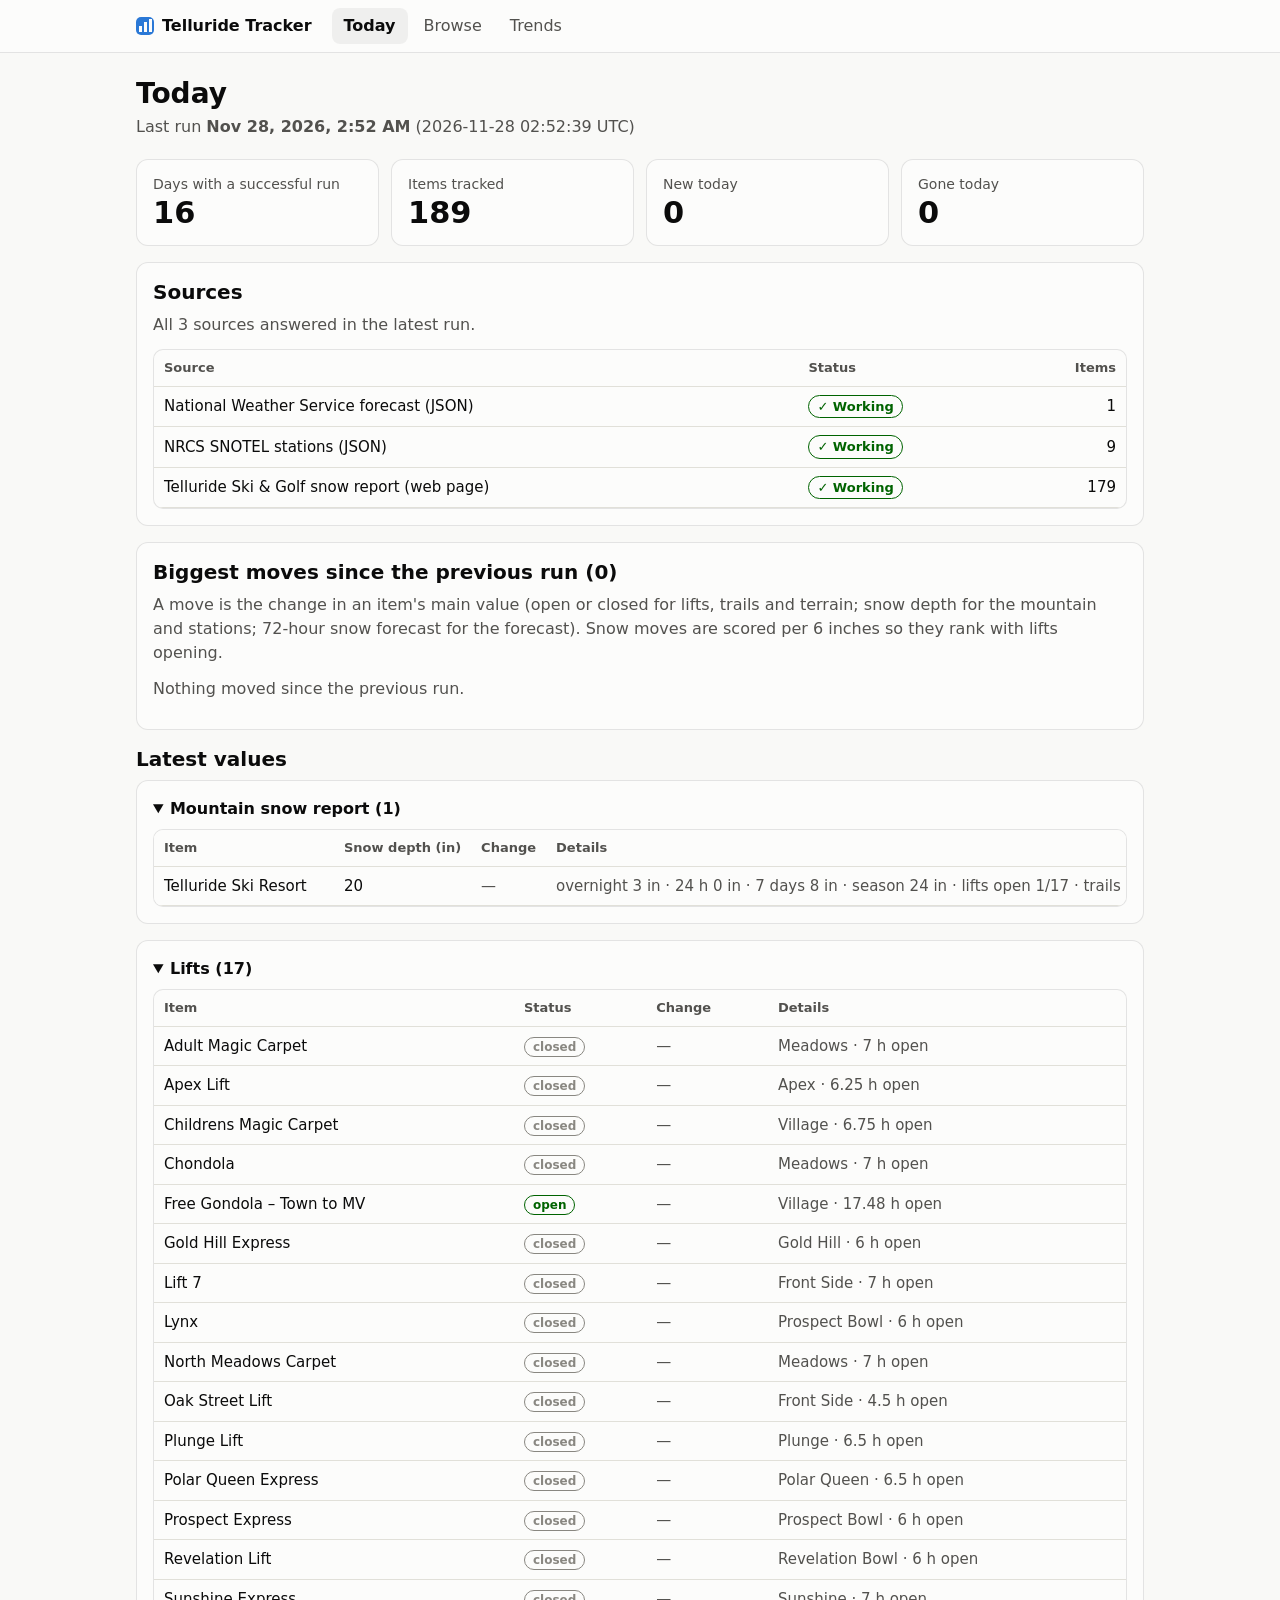
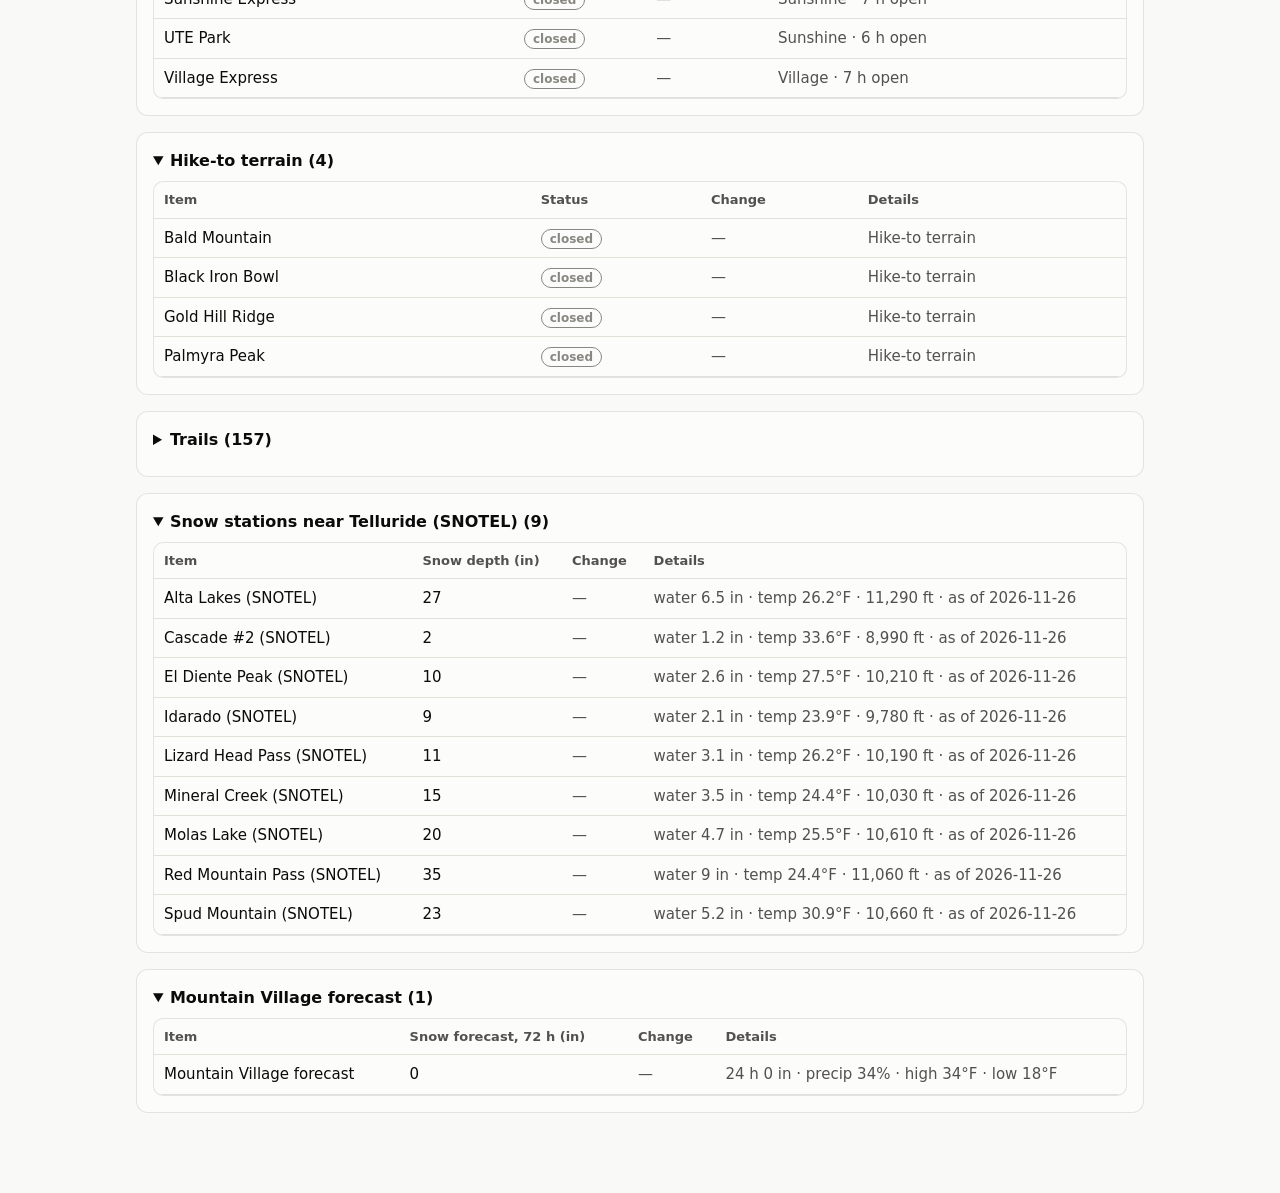
<file: index.html>
<!doctype html>
<html lang="en">
<head>
  <meta charset="utf-8">
  <meta name="viewport" content="width=device-width, initial-scale=1">
  <title>Telluride Tracker: Today</title>
  <meta name="description" content="Daily lift, trail and snowfall conditions for Telluride and Mountain Village, Colorado.">
  <meta name="theme-color" content="#2a78d6">
  <link rel="manifest" href="manifest.webmanifest">
  <link rel="icon" href="icons/icon-192.png">
  <link rel="apple-touch-icon" href="icons/icon-192.png">
  <link rel="stylesheet" href="assets/style.css">
</head>
<body>
  <main id="app"><p class="muted">Loading the latest run…</p></main>
  <script src="assets/calc.js"></script>
  <script src="assets/common.js"></script>
  <script src="assets/today.js"></script>
</body>
</html>
</file>
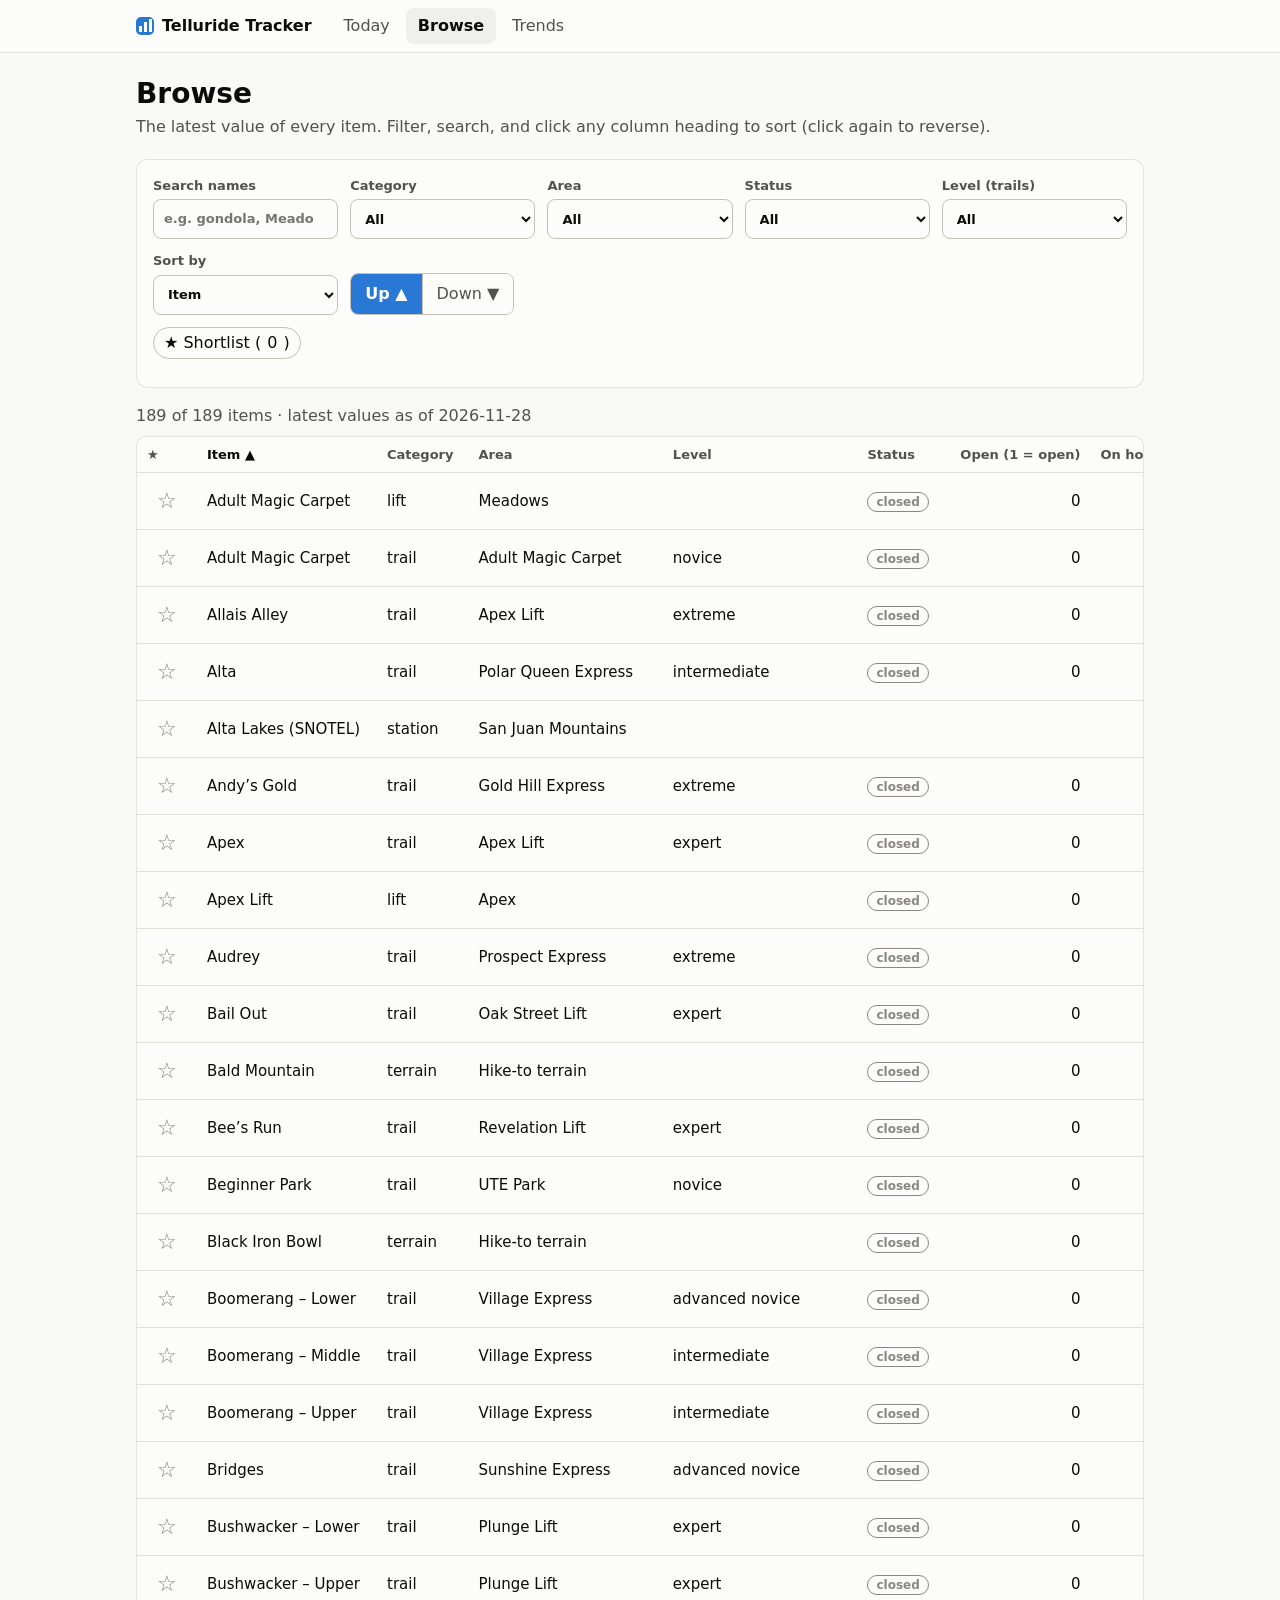
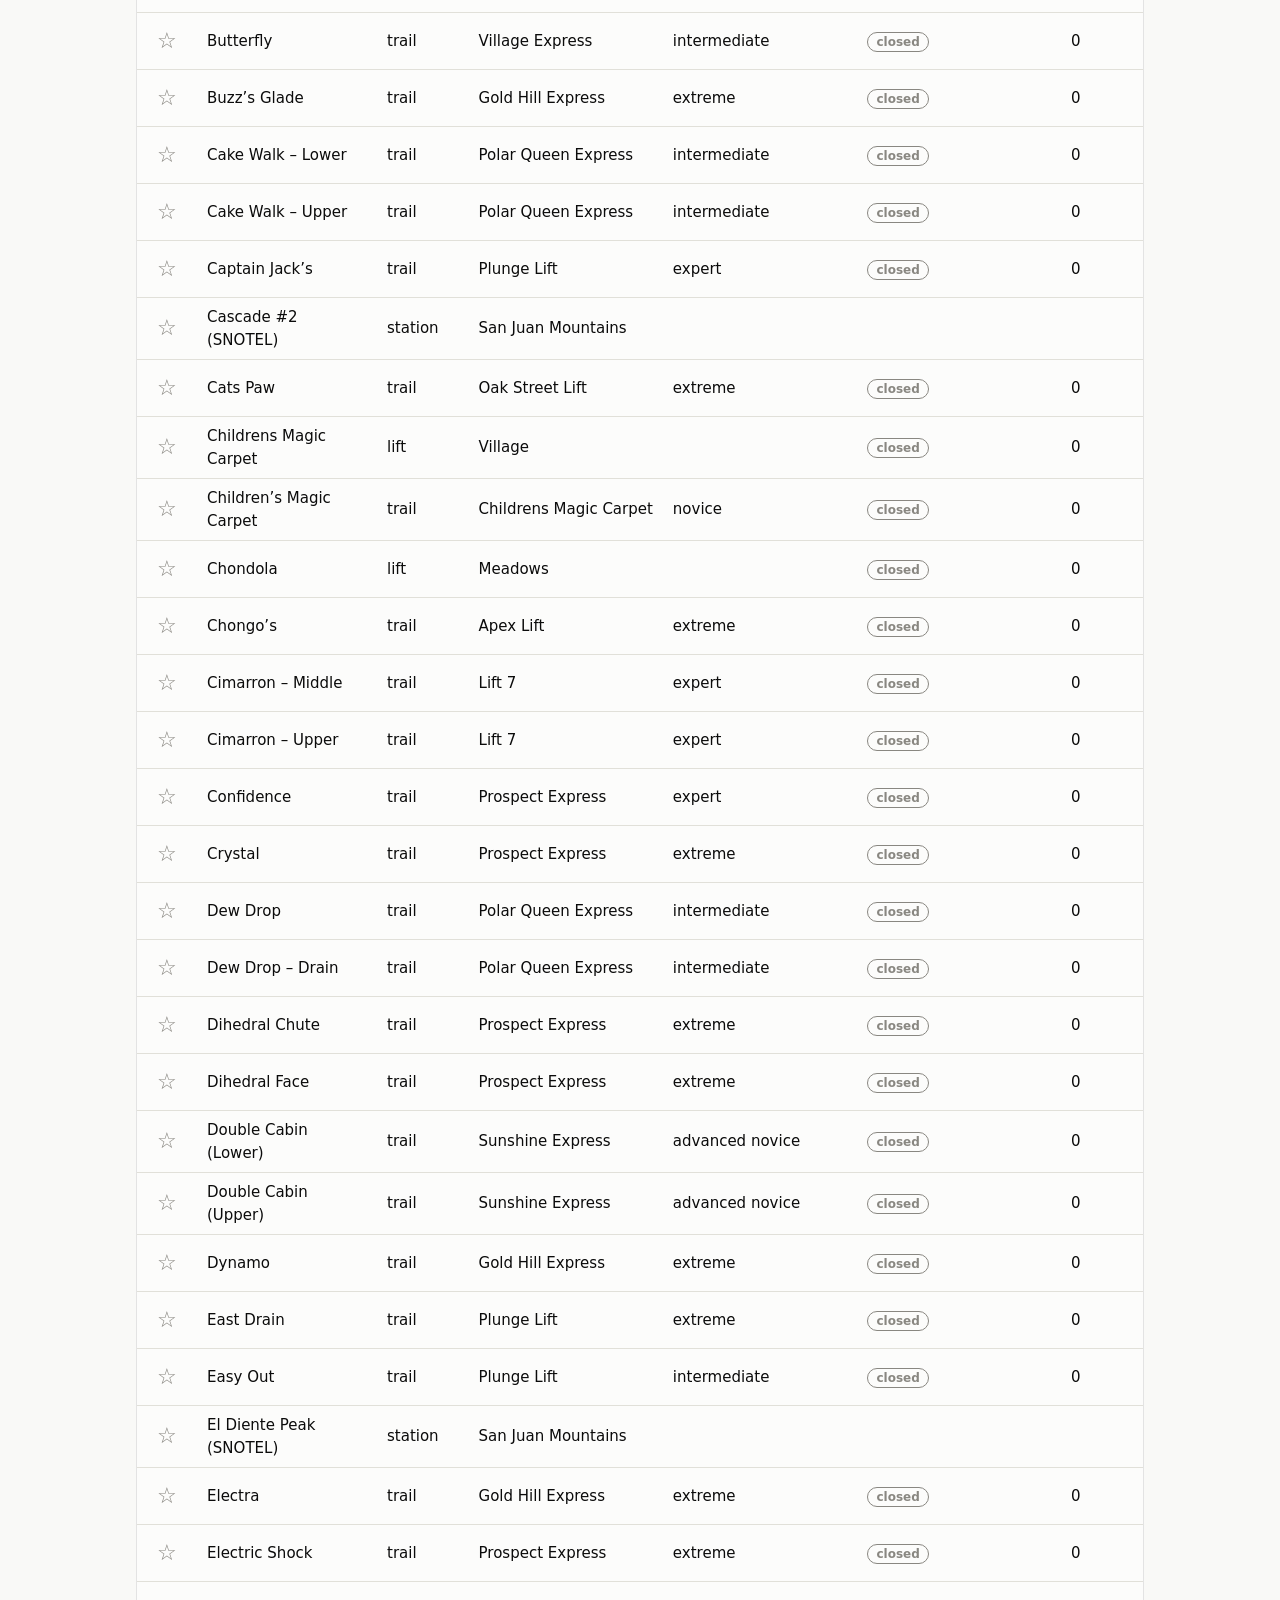
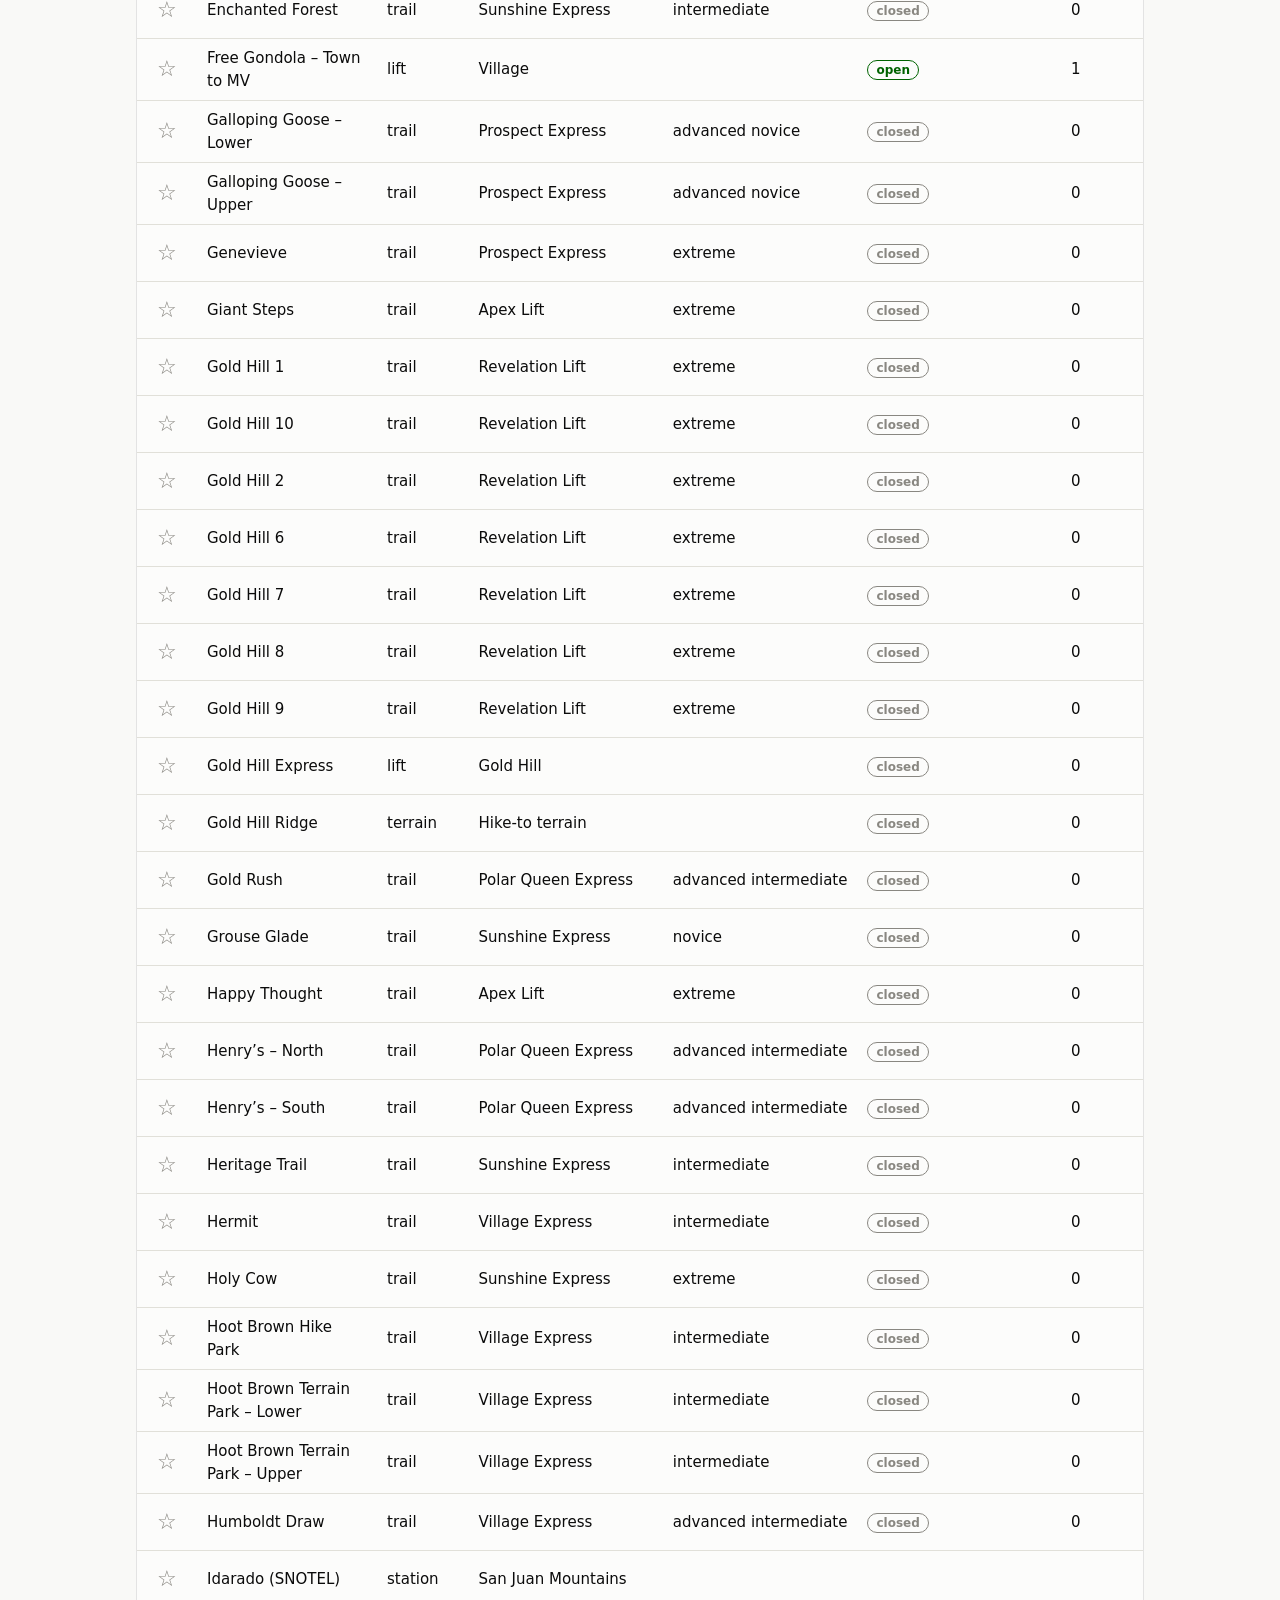
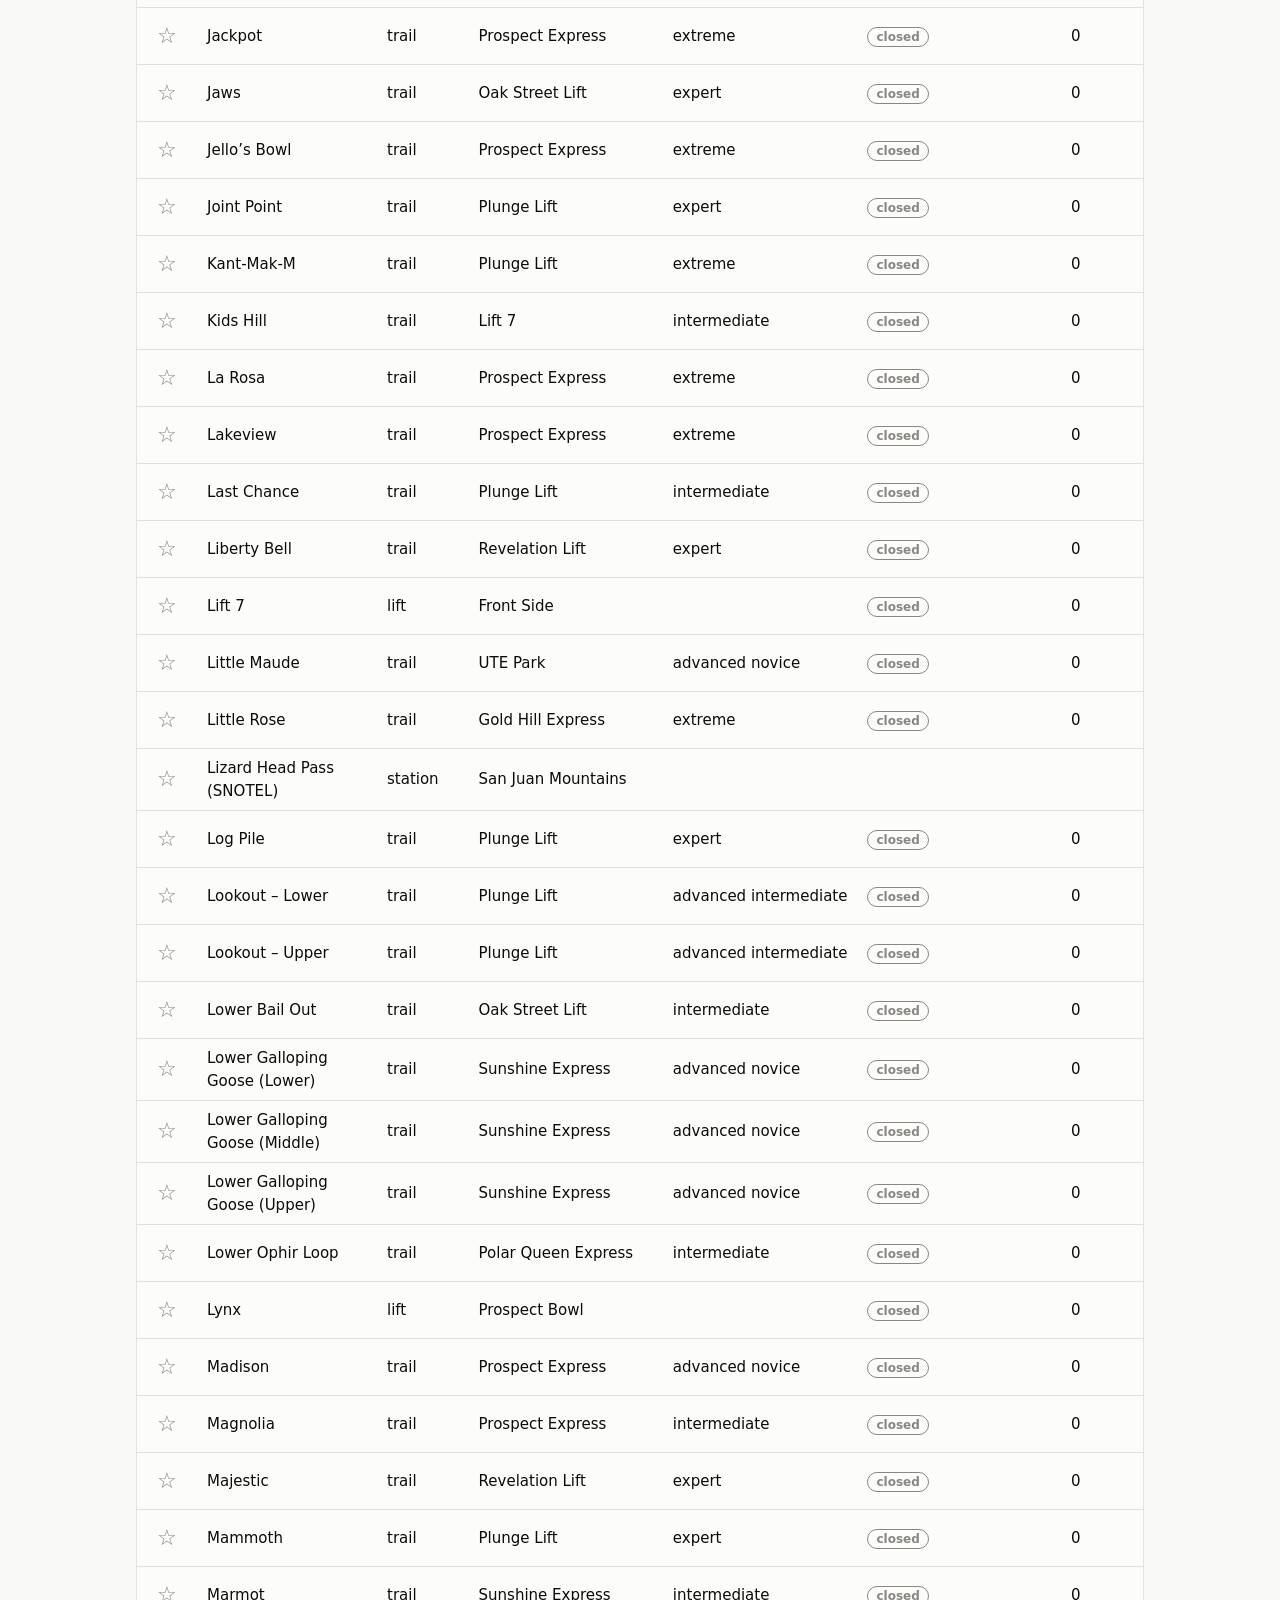
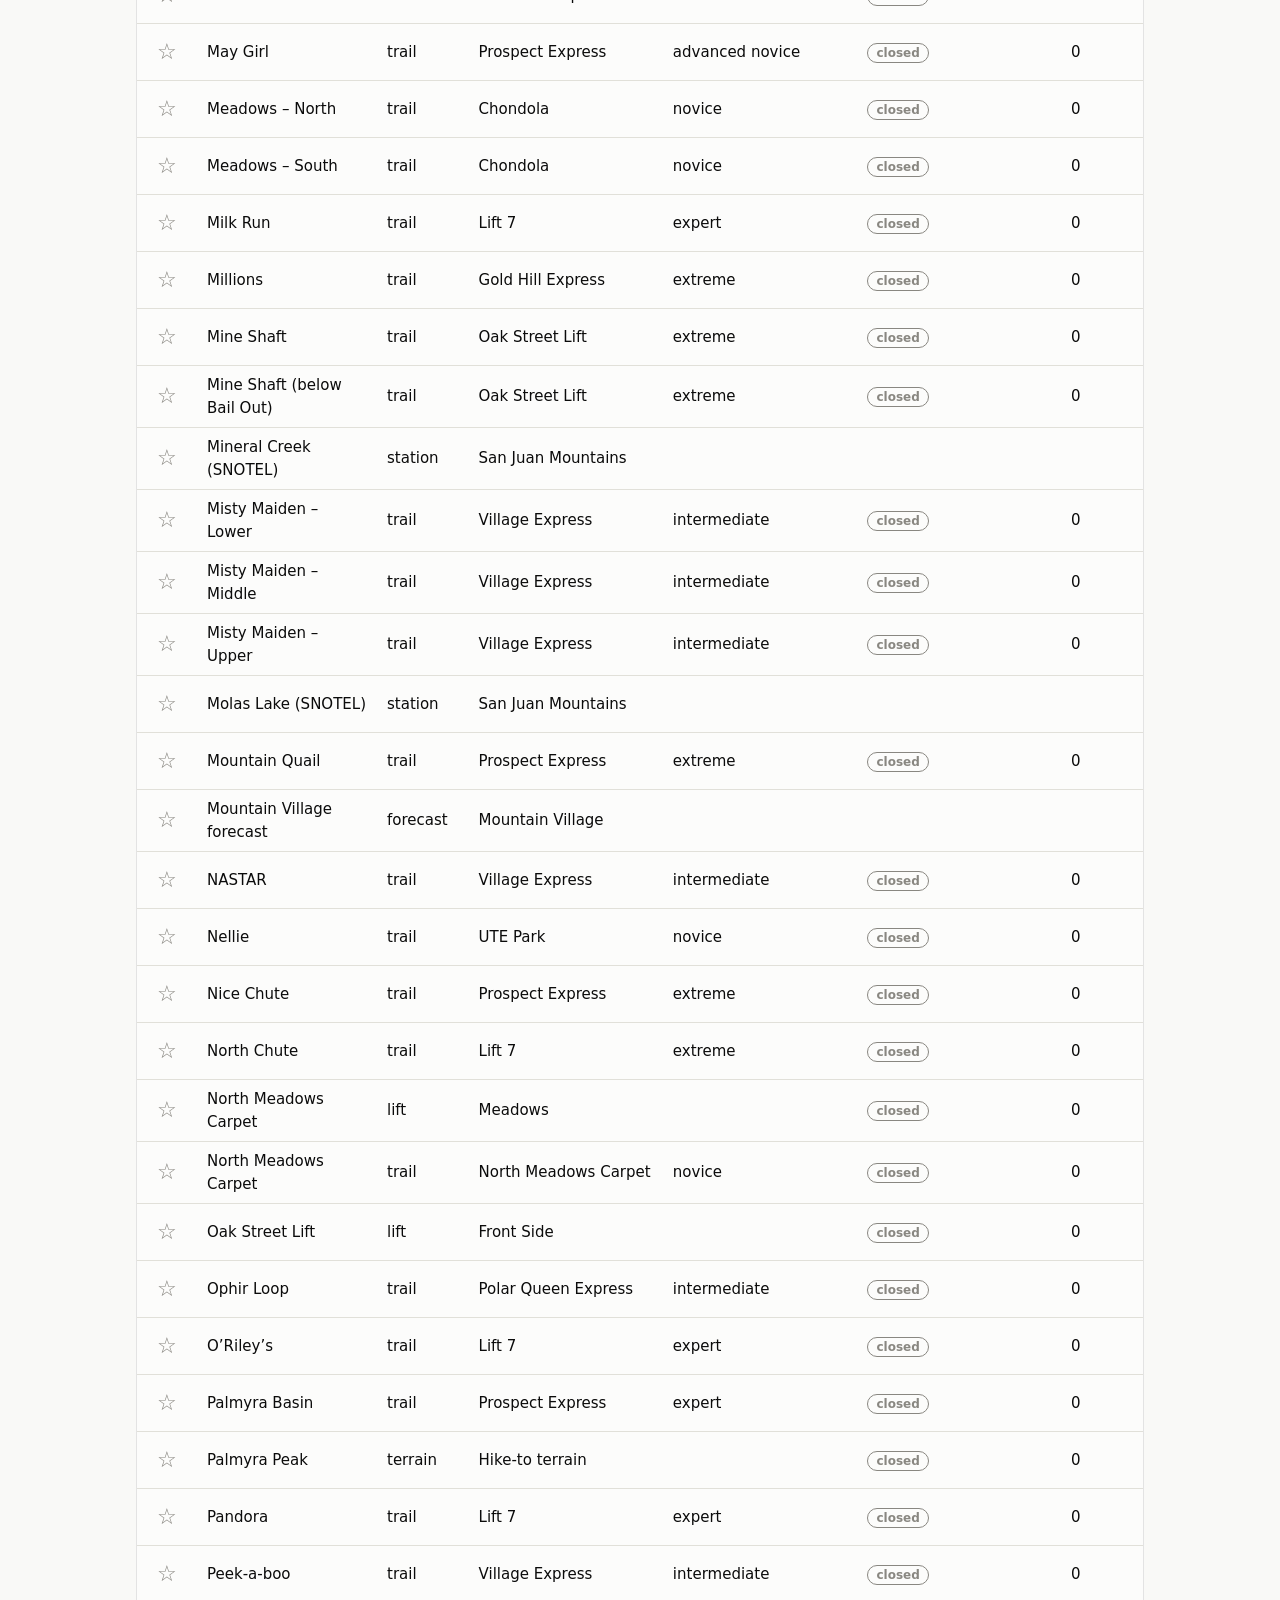
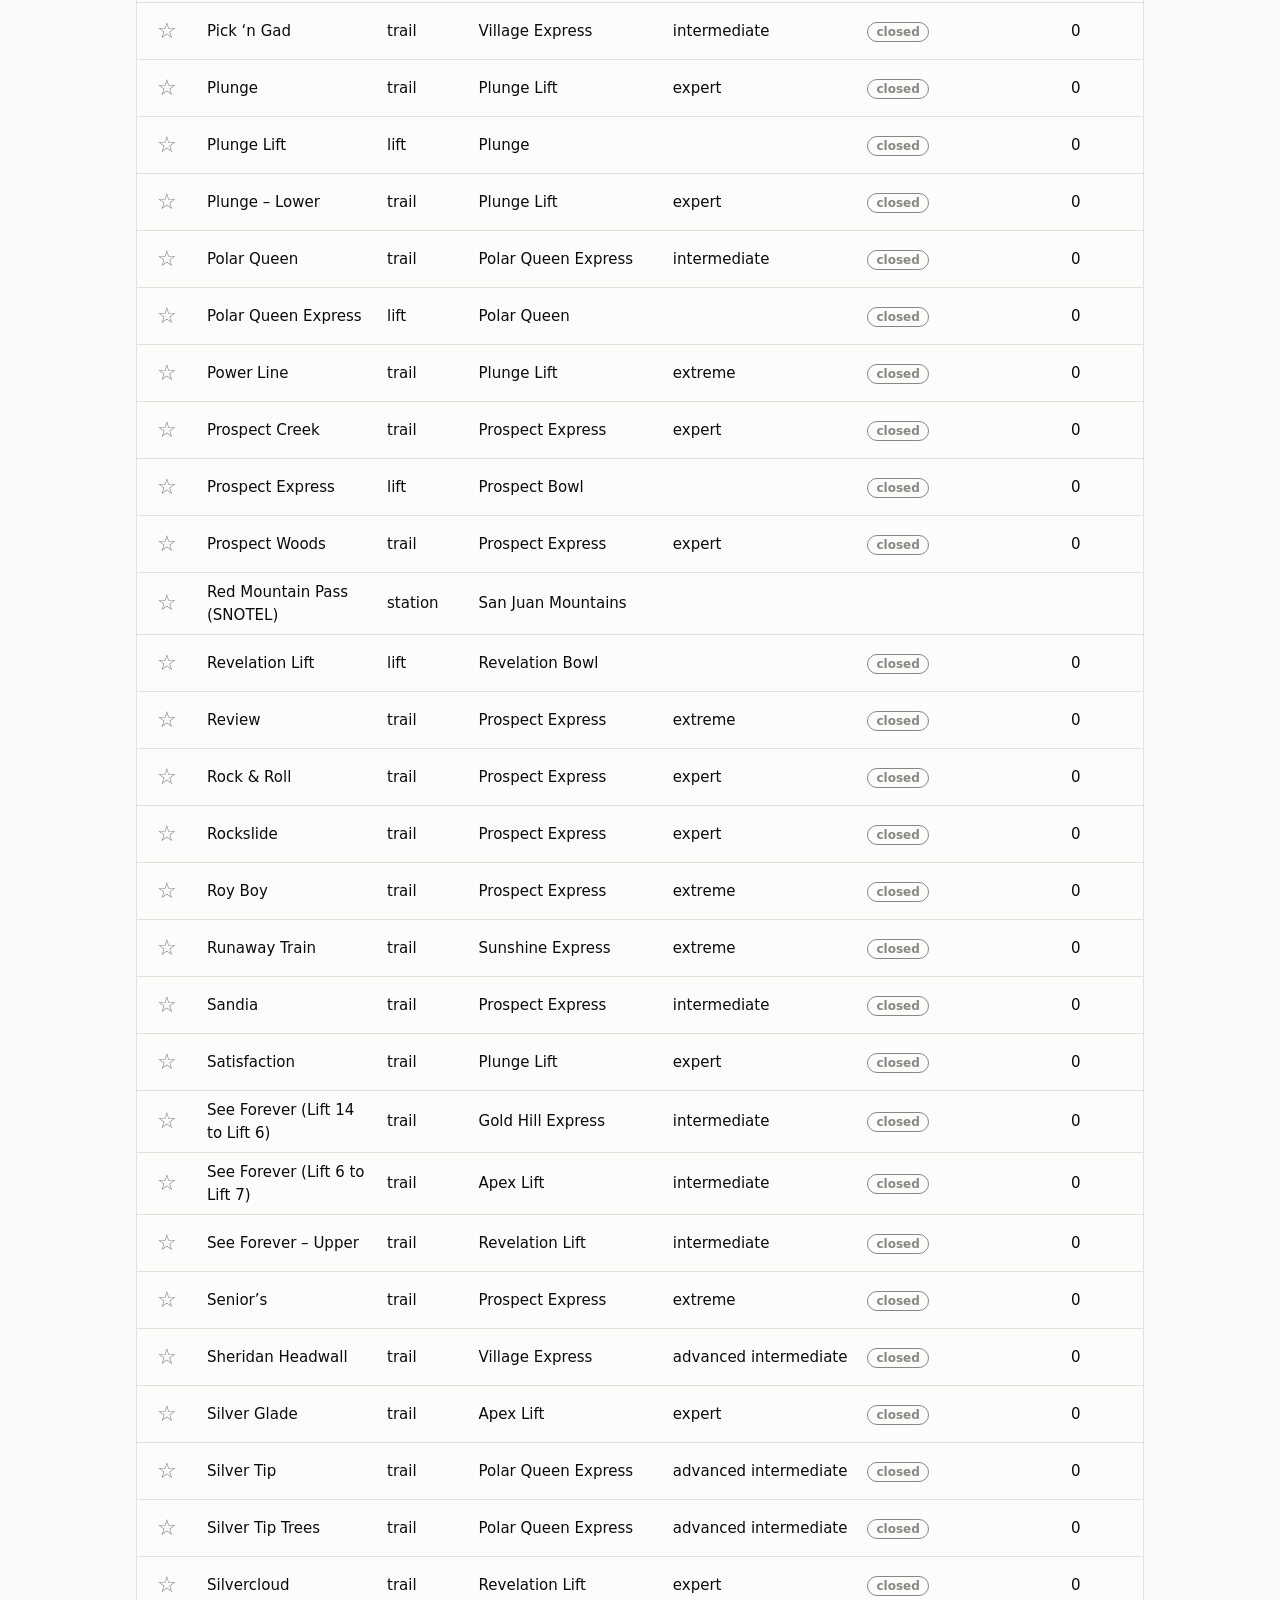
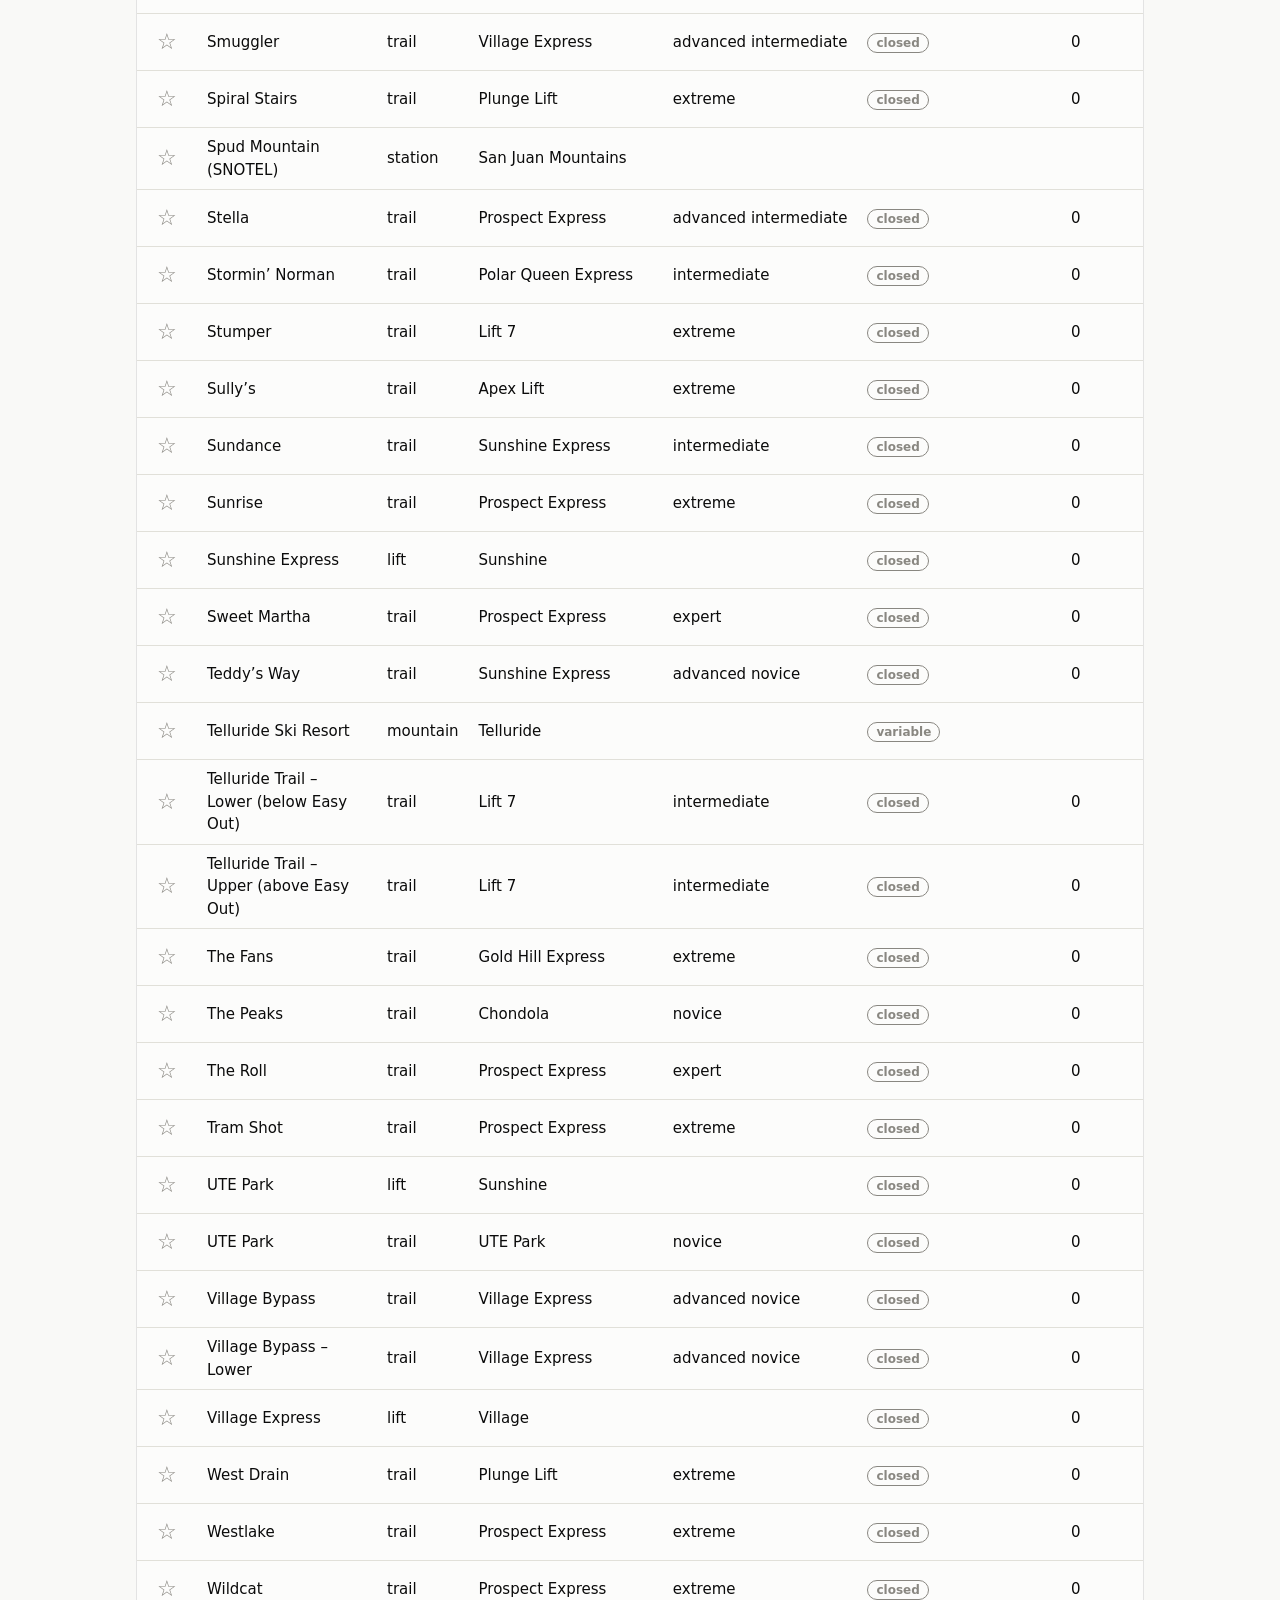
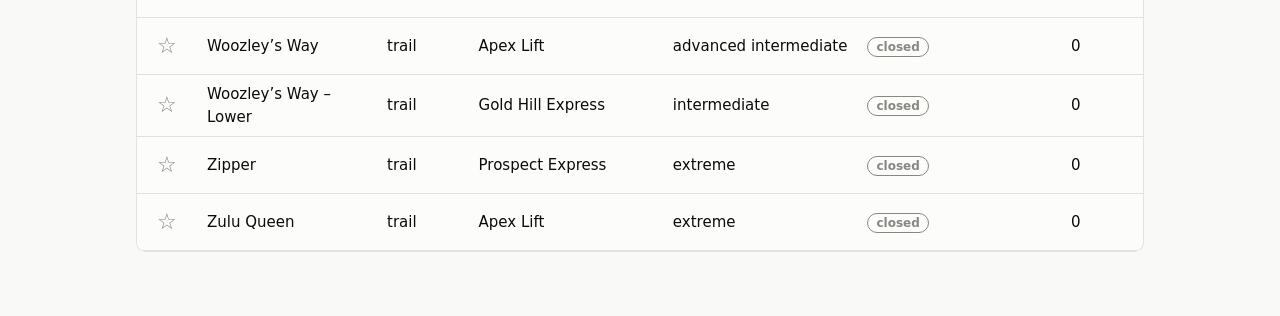
<file: browse.html>
<!doctype html>
<html lang="en">
<head>
  <meta charset="utf-8">
  <meta name="viewport" content="width=device-width, initial-scale=1">
  <title>Telluride Tracker: Browse</title>
  <meta name="description" content="Browse the latest value of every lift, trail, terrain area, snow station and forecast.">
  <meta name="theme-color" content="#2a78d6">
  <link rel="manifest" href="manifest.webmanifest">
  <link rel="icon" href="icons/icon-192.png">
  <link rel="apple-touch-icon" href="icons/icon-192.png">
  <link rel="stylesheet" href="assets/style.css">
</head>
<body>
  <main id="app"><p class="muted">Loading the latest values…</p></main>
  <script src="assets/calc.js"></script>
  <script src="assets/common.js"></script>
  <script src="assets/browse.js"></script>
</body>
</html>
</file>
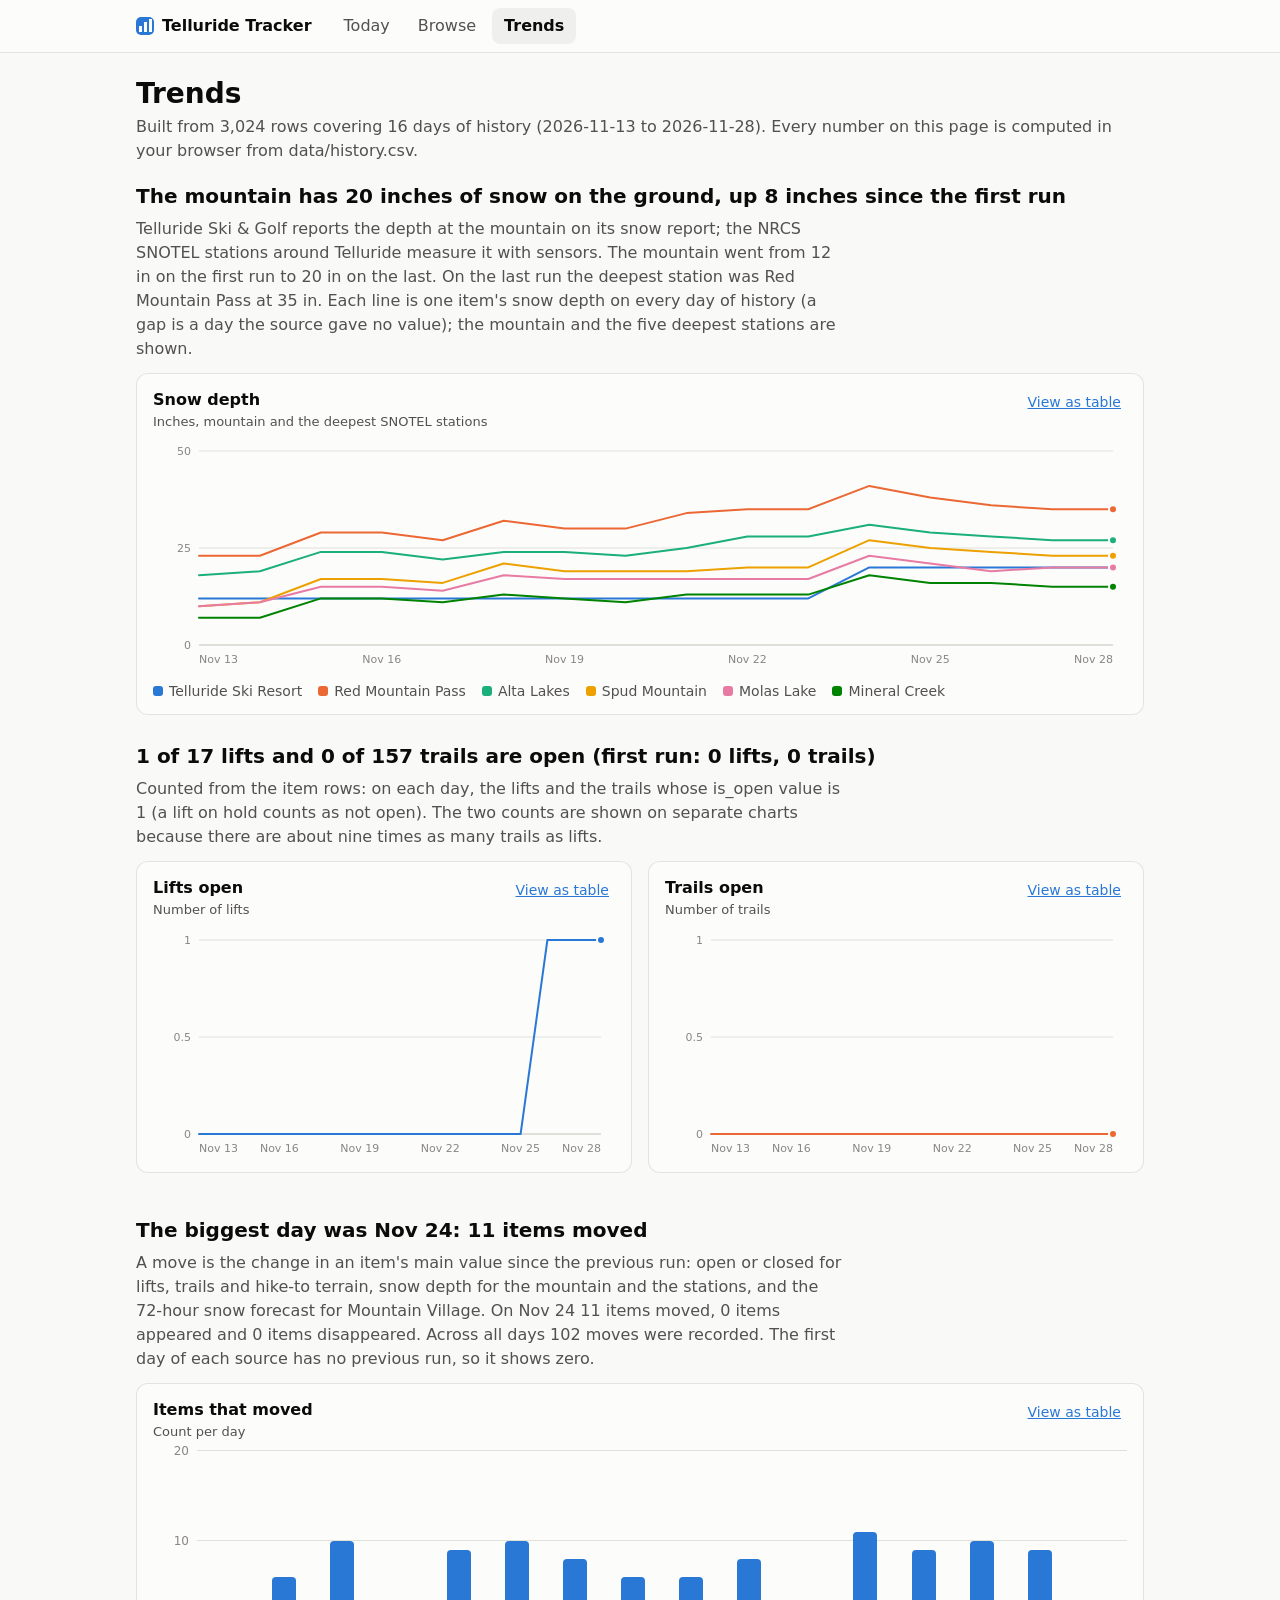
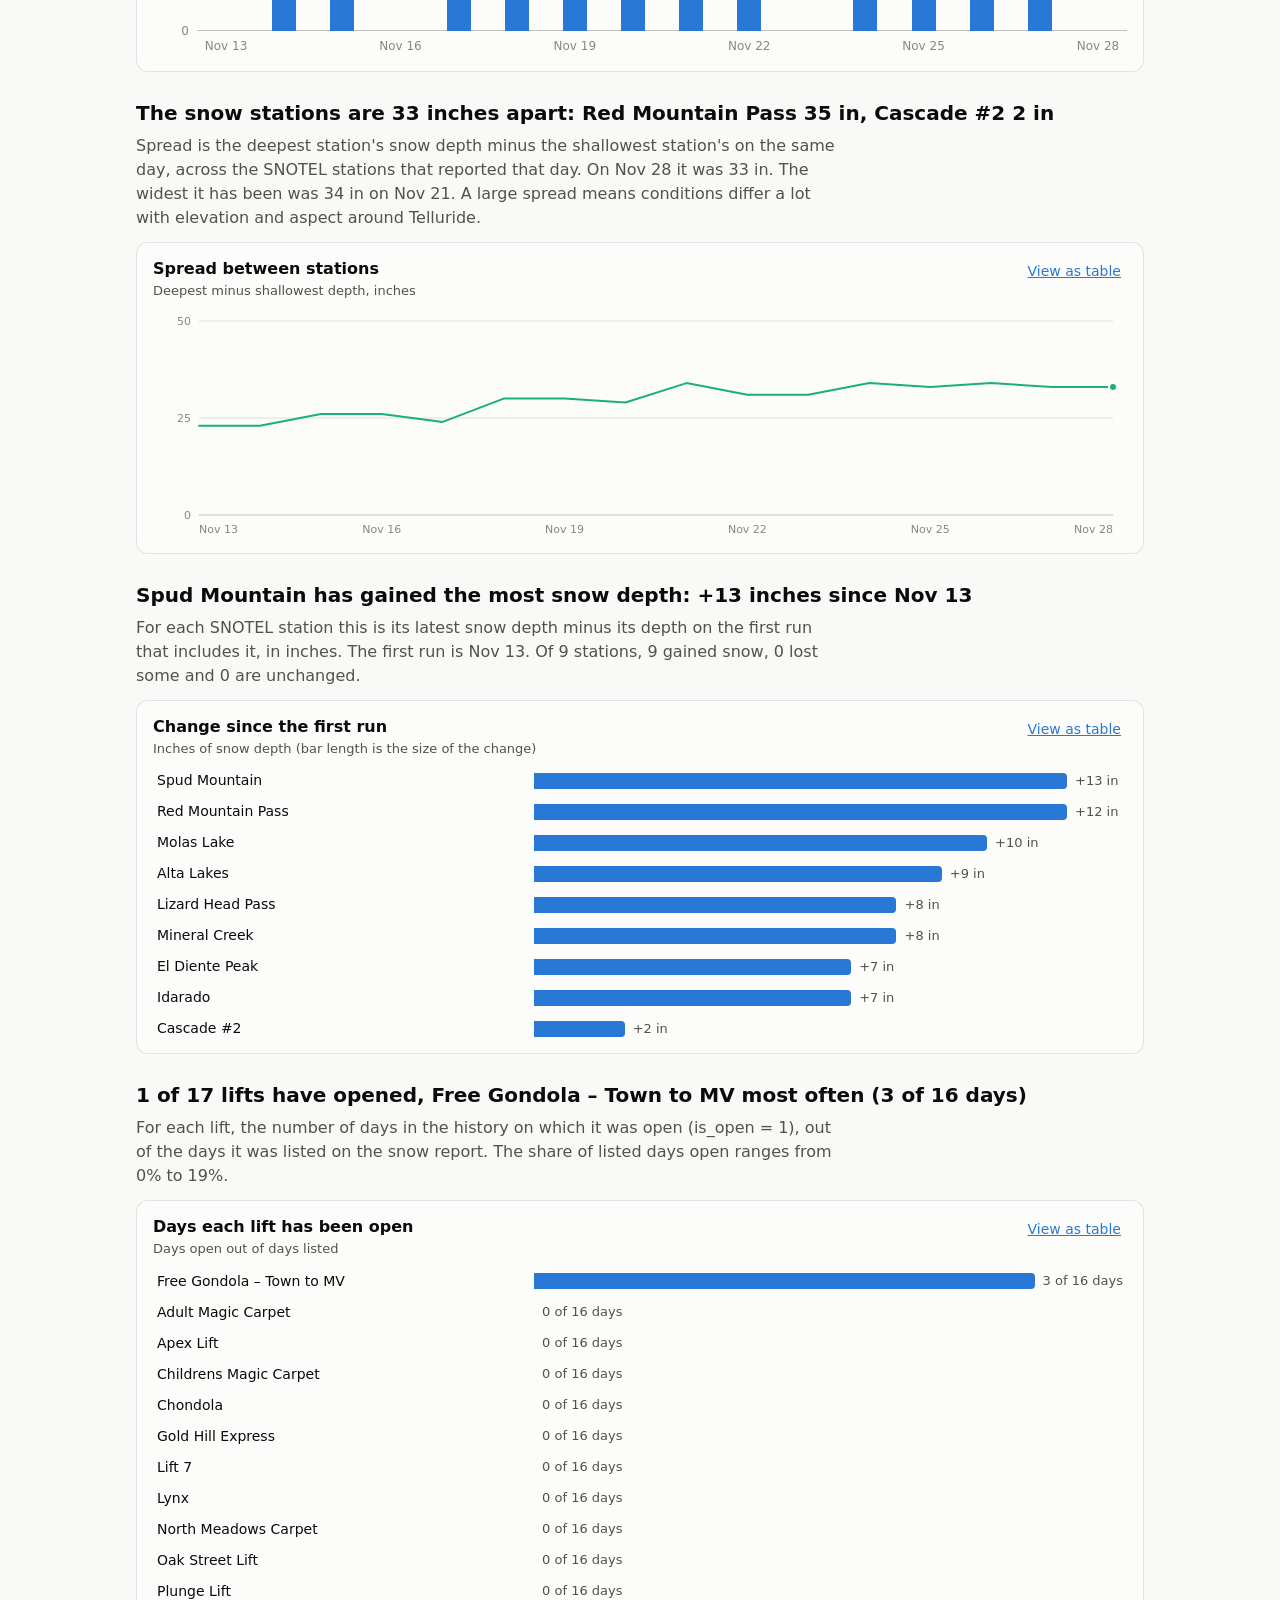
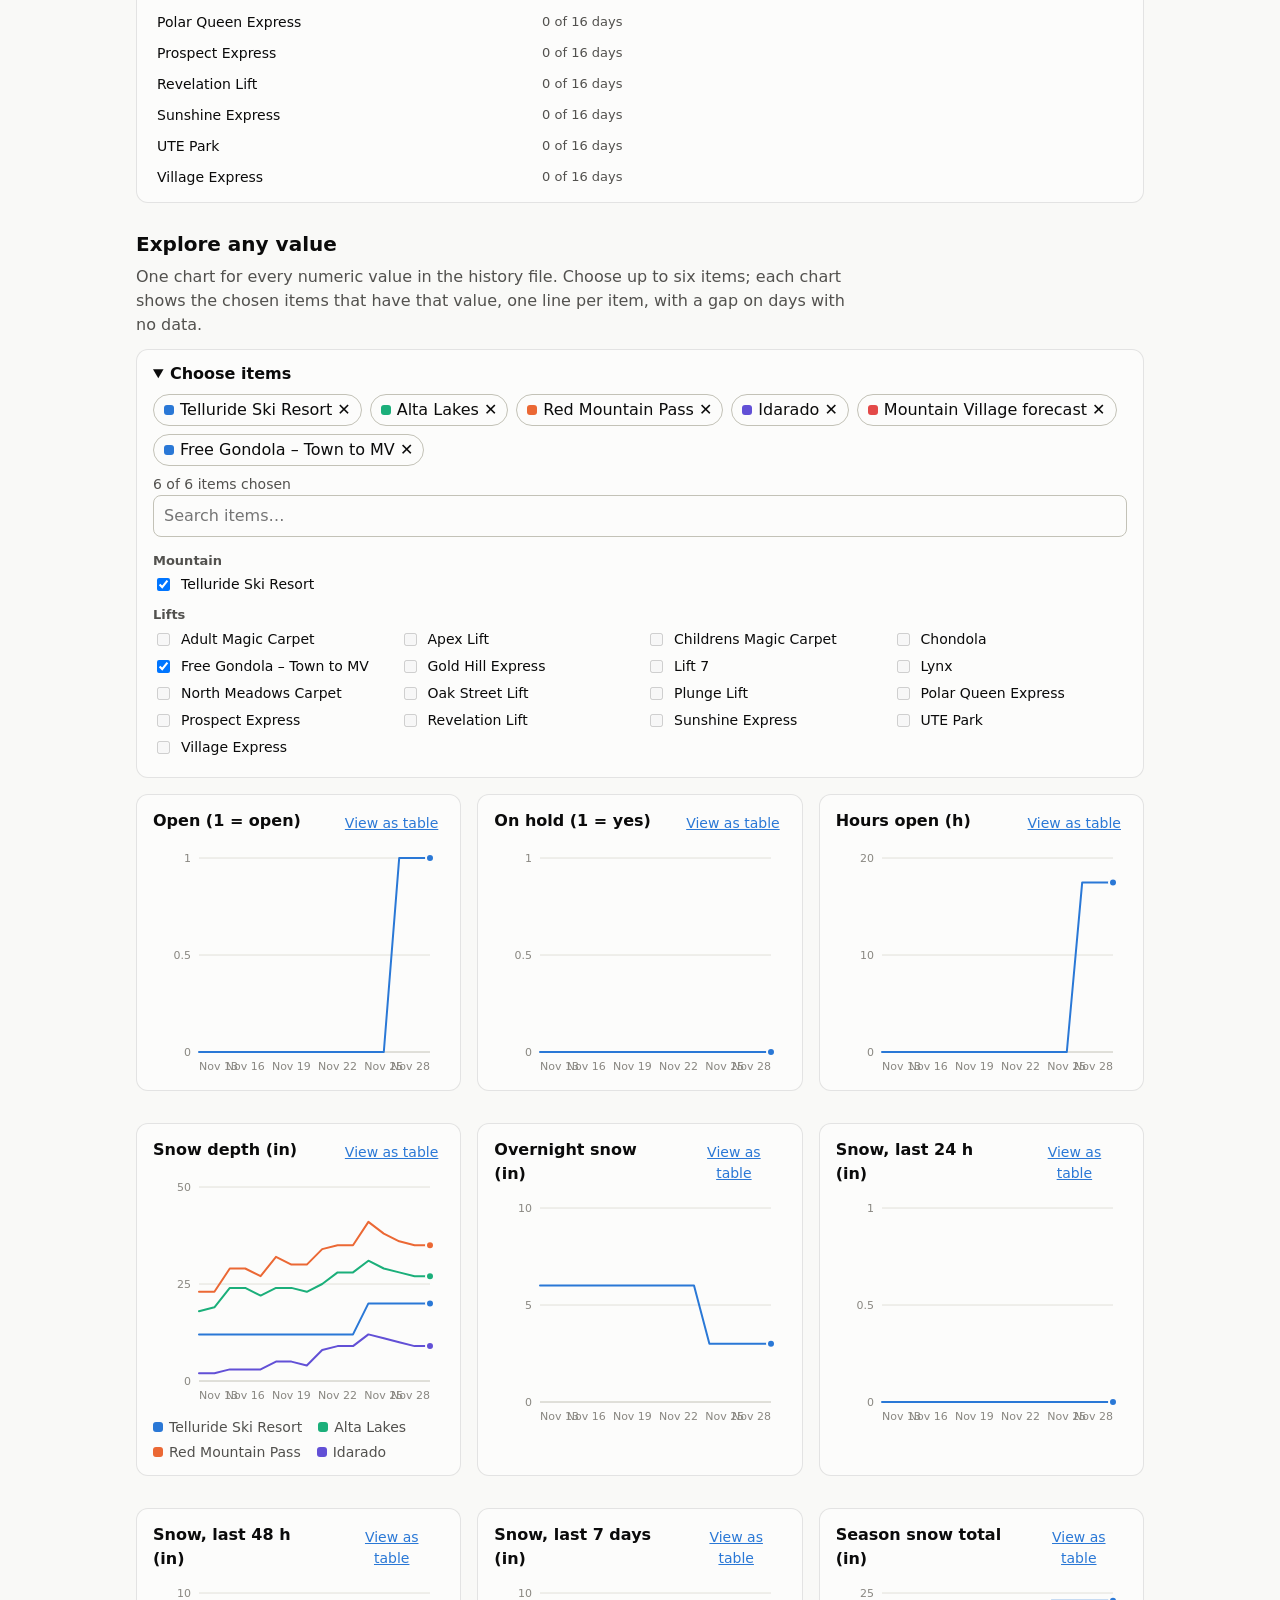
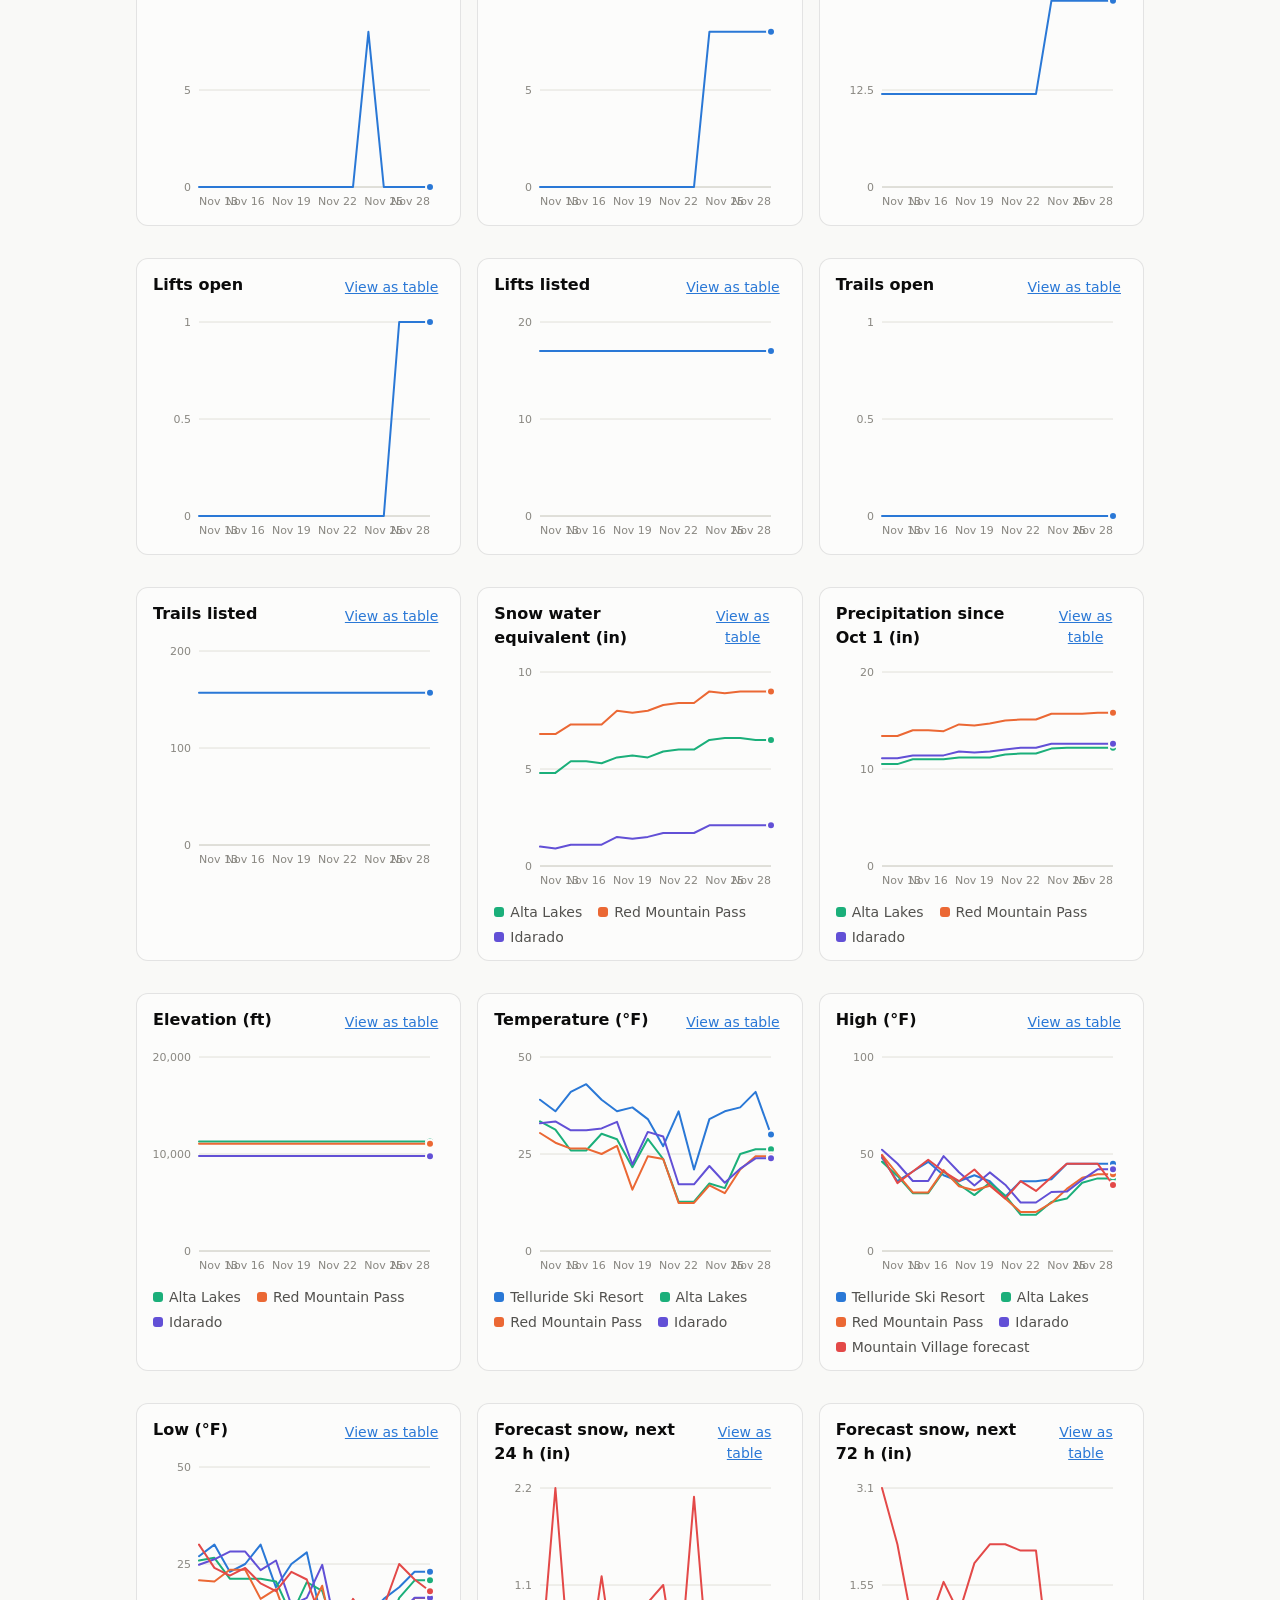
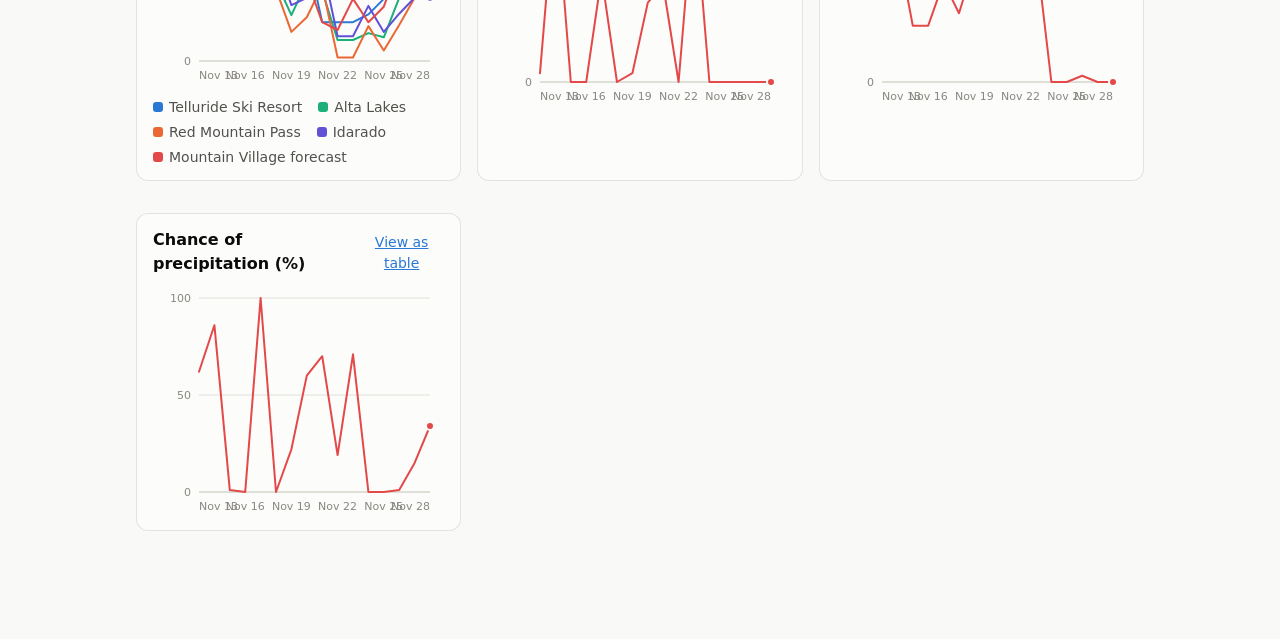
<file: trends.html>
<!doctype html>
<html lang="en">
<head>
  <meta charset="utf-8">
  <meta name="viewport" content="width=device-width, initial-scale=1">
  <title>Telluride Tracker: Trends</title>
  <meta name="description" content="What the daily history says about snow and open terrain at Telluride and Mountain Village.">
  <meta name="theme-color" content="#2a78d6">
  <link rel="manifest" href="manifest.webmanifest">
  <link rel="icon" href="icons/icon-192.png">
  <link rel="apple-touch-icon" href="icons/icon-192.png">
  <link rel="stylesheet" href="assets/style.css">
</head>
<body>
  <main id="app"><p class="muted">Loading the history…</p></main>
  <script src="assets/calc.js"></script>
  <script src="assets/common.js"></script>
  <script src="assets/charts.js"></script>
  <script src="assets/trends.js"></script>
</body>
</html>
</file>
<file: assets/style.css>
/* One set of fonts and colors for all three pages. Light and dark are separate selected
   steps of the same hues (see the validated palette in the dataviz notes). */
:root {
  color-scheme: light;
  --page: #f9f9f7;
  --surface: #fcfcfb;
  --ink: #0b0b0b;
  --ink-2: #52514e;
  --ink-3: #898781;
  --grid: #e1e0d9;
  --axis: #c3c2b7;
  --border: rgba(11, 11, 11, 0.10);
  --accent: #2a78d6;       /* categorical slot 1: all postings */
  --accent-ink: #ffffff;
  --role: #eb6834;         /* categorical slot 2: my role */
  --role-ink: #0b0b0b;
  --track: #cde2fb;        /* lighter step of the accent ramp */
  --good: #006300;
  --bad: #d03b3b;
  --wash: rgba(11, 11, 11, 0.05);
  --focus: #2a78d6;
}
@media (prefers-color-scheme: dark) {
  :root:where(:not([data-theme="light"])) {
    color-scheme: dark;
    --page: #0d0d0d; --surface: #1a1a19; --ink: #f0efec; --ink-2: #c3c2b7; --ink-3: #898781;
    --grid: #2c2c2a; --axis: #383835; --border: rgba(255, 255, 255, 0.10);
    --accent: #3987e5; --role: #d95926; --role-ink: #ffffff; --track: #184f95;
    --good: #0ca30c; --bad: #ec835a; --wash: rgba(255, 255, 255, 0.07); --focus: #6da7ec;
  }
}
:root[data-theme="dark"] {
  color-scheme: dark;
  --page: #0d0d0d; --surface: #1a1a19; --ink: #f0efec; --ink-2: #c3c2b7; --ink-3: #898781;
  --grid: #2c2c2a; --axis: #383835; --border: rgba(255, 255, 255, 0.10);
  --accent: #3987e5; --role: #d95926; --role-ink: #ffffff; --track: #184f95;
  --good: #0ca30c; --bad: #ec835a; --wash: rgba(255, 255, 255, 0.07); --focus: #6da7ec;
}

* { box-sizing: border-box; }
html { -webkit-text-size-adjust: 100%; }
body {
  margin: 0; background: var(--page); color: var(--ink);
  font: 16px/1.5 system-ui, -apple-system, "Segoe UI", sans-serif;
}
a { color: var(--accent); }
a:hover { text-decoration-thickness: 2px; }
:focus-visible { outline: 2px solid var(--focus); outline-offset: 2px; border-radius: 4px; }
h1 { font-size: 1.75rem; line-height: 1.2; margin: 0 0 .25rem; }
h2 { font-size: 1.25rem; line-height: 1.3; margin: 0 0 .5rem; }
h3 { font-size: 1rem; margin: 0; }
p { margin: 0 0 .75rem; }
.muted, .sub { color: var(--ink-2); }

/* ---- navigation ---- */
.nav { position: sticky; top: 0; z-index: 10; background: var(--surface); border-bottom: 1px solid var(--border); }
.nav-inner { max-width: 1040px; margin: 0 auto; padding: 0 16px; display: flex; align-items: center; gap: 20px; min-height: 52px; }
.brand { display: flex; align-items: center; gap: 8px; font-weight: 650; color: var(--ink); text-decoration: none; }
.brand-mark { width: 18px; height: 18px; border-radius: 5px; background:
  linear-gradient(var(--surface), var(--surface)) 3px 9px / 3px 6px no-repeat,
  linear-gradient(var(--surface), var(--surface)) 8px 5px / 3px 10px no-repeat,
  linear-gradient(var(--surface), var(--surface)) 13px 2px / 3px 13px no-repeat, var(--accent); }
.nav-links { display: flex; gap: 4px; list-style: none; margin: 0; padding: 0; flex: 1; }
.nav-links a { display: block; padding: 6px 12px; border-radius: 8px; color: var(--ink-2); text-decoration: none; font-weight: 500; }
.nav-links a:hover { background: var(--wash); color: var(--ink); }
.nav-links a[aria-current="page"] { color: var(--ink); background: var(--wash); font-weight: 650; }
.install { font: inherit; padding: 6px 12px; border-radius: 8px; border: 1px solid var(--border); background: var(--surface); color: var(--ink); cursor: pointer; }

/* ---- layout ---- */
main { max-width: 1040px; margin: 0 auto; padding: 24px 16px 64px; }
.page-head { margin-bottom: 20px; }
.card { background: var(--surface); border: 1px solid var(--border); border-radius: 12px; padding: 16px; margin-bottom: 16px; }
.notice { padding: 10px 14px; border-radius: 8px; background: var(--wash); border: 1px solid var(--border); }
.notice.error { border-color: var(--bad); }
.empty { color: var(--ink-2); padding: 24px 0; text-align: center; }

/* ---- stat tiles ---- */
.tiles { display: grid; grid-template-columns: repeat(auto-fit, minmax(150px, 1fr)); gap: 12px; margin-bottom: 16px; }
.tile { background: var(--surface); border: 1px solid var(--border); border-radius: 12px; padding: 14px 16px; }
.tile .label { color: var(--ink-2); font-size: .875rem; }
.tile .value { font-size: 1.9rem; font-weight: 650; line-height: 1.2; }

/* ---- tables and lists ---- */
table { border-collapse: collapse; width: 100%; }
th, td { text-align: left; padding: 8px 10px; border-bottom: 1px solid var(--grid); font-size: .9375rem; }
th { color: var(--ink-2); font-weight: 600; font-size: .8125rem; }
td.num, th.num { text-align: right; font-variant-numeric: tabular-nums; }
.badge { display: inline-flex; align-items: center; gap: 4px; font-size: .8125rem; font-weight: 600; padding: 1px 8px; border-radius: 999px; border: 1px solid currentColor; }
.badge.ok { color: var(--good); }
.badge.fail { color: var(--bad); }
.role-tag { display: inline-block; font-size: .75rem; font-weight: 650; padding: 0 7px; border-radius: 999px; background: var(--role); color: var(--role-ink); margin-left: 6px; vertical-align: 1px; }
.postings { list-style: none; margin: 0; padding: 0; }
.postings li { padding: 9px 0; border-bottom: 1px solid var(--grid); }
.postings li:last-child { border-bottom: 0; }
.postings .meta { display: block; color: var(--ink-2); font-size: .875rem; }
details > summary { cursor: pointer; font-weight: 600; margin-bottom: 8px; }
.link-btn { font: inherit; font-size: .875rem; color: var(--accent); background: none; border: 0; padding: 4px 6px; cursor: pointer; text-decoration: underline; }

/* ---- browse controls ---- */
.controls { display: grid; grid-template-columns: repeat(auto-fit, minmax(170px, 1fr)); gap: 12px; align-items: end; margin-bottom: 12px; }
.controls label { display: grid; gap: 4px; font-size: .8125rem; font-weight: 600; color: var(--ink-2); }
input[type="search"], input[type="text"], select {
  font: inherit; color: var(--ink); background: var(--surface); border: 1px solid var(--axis);
  border-radius: 8px; padding: 8px 10px; min-height: 40px; width: 100%;
}
.seg-switch { display: inline-flex; border: 1px solid var(--axis); border-radius: 8px; overflow: hidden; }
.seg-switch button { font: inherit; padding: 8px 14px; border: 0; background: var(--surface); color: var(--ink-2); cursor: pointer; min-height: 40px; }
.seg-switch button + button { border-left: 1px solid var(--axis); }
.seg-switch button[aria-pressed="true"] { background: var(--accent); color: var(--accent-ink); font-weight: 650; }
.chips { display: flex; flex-wrap: wrap; gap: 8px; align-items: center; margin-bottom: 12px; }
.result-count { color: var(--ink-2); margin: 8px 0; }
.job { display: grid; grid-template-columns: 1fr auto; gap: 4px 12px; padding: 12px 0; border-bottom: 1px solid var(--grid); }
.job:last-child { border-bottom: 0; }
.job .title { font-weight: 600; }
.job .meta { color: var(--ink-2); font-size: .875rem; grid-column: 1; }
.job .actions { grid-row: 1 / span 2; grid-column: 2; display: flex; align-items: center; gap: 8px; }
.apply { display: inline-block; padding: 6px 12px; border-radius: 8px; background: var(--accent); color: var(--accent-ink); text-decoration: none; font-weight: 600; font-size: .875rem; }
.star { font-size: 1.4rem; line-height: 1; background: none; border: 0; cursor: pointer; color: var(--ink-3); padding: 6px; min-width: 40px; min-height: 40px; }
.star[aria-pressed="true"] { color: var(--role); }

/* ---- charts ---- */
.market-section { margin-bottom: 28px; }
.market-section > p { max-width: 70ch; color: var(--ink-2); }
.chart { margin: 0 0 16px; background: var(--surface); border: 1px solid var(--border); border-radius: 12px; padding: 14px 16px 12px; }
.chart-head { display: flex; justify-content: space-between; gap: 12px; align-items: flex-start; margin-bottom: 10px; }
.chart-head .sub { display: block; font-size: .8125rem; }
.charts-2 { display: grid; grid-template-columns: repeat(auto-fit, minmax(300px, 1fr)); gap: 16px; }
.plot { position: relative; height: 180px; margin-left: 44px; }
.y-axis span { position: absolute; right: calc(100% + 8px); transform: translateY(50%); font-size: .75rem; color: var(--ink-3); font-variant-numeric: tabular-nums; }
.grid i { position: absolute; left: 0; right: 0; height: 1px; background: var(--grid); }
.grid i:first-child { background: var(--axis); }
.cols { position: absolute; inset: 0; display: flex; }
.col { flex: 1 1 0; min-width: 0; display: flex; justify-content: center; align-items: flex-end; height: 100%; cursor: default; }
.bar { width: min(24px, 80%); border-radius: 4px 4px 0 0; display: block; }
.bar.all, .hbar.all, .seg.hit, .swatch.hit { background: var(--accent); }
.bar.role, .hbar.role { background: var(--role); }
.col:hover, .col:focus-visible { background: var(--wash); }
.x-axis { position: relative; height: 22px; margin: 6px 0 0 44px; }
.x-axis span { position: absolute; transform: translateX(-50%); font-size: .75rem; color: var(--ink-3); white-space: nowrap; }
.hbars { display: grid; gap: 6px; }
.hrow { display: grid; grid-template-columns: minmax(90px, 38%) 1fr; gap: 10px; align-items: center; border-radius: 6px; padding: 2px 4px; }
.hrow:hover, .hrow:focus-visible { background: var(--wash); }
.hlabel { font-size: .875rem; white-space: nowrap; overflow: hidden; text-overflow: ellipsis; }
.htrack { display: flex; align-items: center; gap: 8px; min-width: 0; }
.hbar { display: block; height: 16px; border-radius: 0 4px 4px 0; flex: 0 1 auto; max-width: calc(100% - 56px); }
.htrack { --w: 100%; }
.hvalue { font-size: .8125rem; color: var(--ink-2); font-variant-numeric: tabular-nums; white-space: nowrap; }
.seg-bar { display: flex; gap: 2px; height: 28px; }
.seg { display: flex; align-items: center; padding-left: 8px; border-radius: 4px; font-size: .8125rem; font-weight: 650; min-width: 0; }
.seg.hit { color: var(--accent-ink); }
.seg.rest, .swatch.rest { background: var(--track); color: var(--ink); }
.legend { display: flex; flex-wrap: wrap; gap: 4px 16px; list-style: none; margin: 10px 0 0; padding: 0; font-size: .875rem; color: var(--ink-2); }
.swatch { display: inline-block; width: 10px; height: 10px; border-radius: 3px; margin-right: 6px; }
.chart-table { margin-top: 4px; }
.scope { display: flex; flex-wrap: wrap; gap: 8px; align-items: center; margin-bottom: 12px; }
.tip { position: fixed; z-index: 50; pointer-events: none; background: var(--ink); color: var(--surface); font-size: .8125rem; padding: 5px 9px; border-radius: 6px; max-width: 280px; }

@media (max-width: 600px) {
  .nav-inner { gap: 8px; }
  .install { display: none; }
  .hrow { grid-template-columns: 1fr; gap: 2px; }
  .job { grid-template-columns: 1fr; }
  .job .actions { grid-row: auto; grid-column: 1; }
}
@media (forced-colors: active) {
  .bar, .hbar, .seg { border: 1px solid CanvasText; }
}
@media (prefers-reduced-motion: no-preference) {
  .bar, .hbar { transition: opacity .15s; }
}

/* narrow screens: let toggle groups shrink or scroll instead of overflowing */
.seg-switch { max-width: 100%; }
@media (max-width: 600px) {
  .seg-switch { overflow-x: auto; }
  .seg-switch button { padding: 8px 10px; font-size: .875rem; white-space: nowrap; }
  .chips { gap: 8px; }
}

/* ---- categorical series colors: fixed slots, light and dark are separately selected steps ---- */
:root {
  --s1: #2a78d6; --s2: #eb6834; --s3: #1baf7a; --s4: #eda100;
  --s5: #e87ba4; --s6: #008300; --s7: #6250d6; --s8: #e34948;
}
@media (prefers-color-scheme: dark) {
  :root:where(:not([data-theme="light"])) {
    --s1: #3987e5; --s2: #d95926; --s3: #199e70; --s4: #c98500;
    --s5: #d55181; --s6: #008300; --s7: #9085e9; --s8: #e66767;
  }
}
:root[data-theme="dark"] {
  --s1: #3987e5; --s2: #d95926; --s3: #199e70; --s4: #c98500;
  --s5: #d55181; --s6: #008300; --s7: #9085e9; --s8: #e66767;
}
.line { stroke-width: 2; stroke-linejoin: round; stroke-linecap: round; }
.dot { stroke: var(--surface); stroke-width: 2; }
.line.l1 { stroke: var(--s1); } .dot.l1, .swatch.l1 { fill: var(--s1); background: var(--s1); }
.line.l2 { stroke: var(--s2); } .dot.l2, .swatch.l2 { fill: var(--s2); background: var(--s2); }
.line.l3 { stroke: var(--s3); } .dot.l3, .swatch.l3 { fill: var(--s3); background: var(--s3); }
.line.l4 { stroke: var(--s4); } .dot.l4, .swatch.l4 { fill: var(--s4); background: var(--s4); }
.line.l5 { stroke: var(--s5); } .dot.l5, .swatch.l5 { fill: var(--s5); background: var(--s5); }
.line.l6 { stroke: var(--s6); } .dot.l6, .swatch.l6 { fill: var(--s6); background: var(--s6); }
.line.l7 { stroke: var(--s7); } .dot.l7, .swatch.l7 { fill: var(--s7); background: var(--s7); }
.line.l8 { stroke: var(--s8); } .dot.l8, .swatch.l8 { fill: var(--s8); background: var(--s8); }
.ax-grid { stroke: var(--grid); stroke-width: 1; }
.ax-base { stroke: var(--axis); stroke-width: 1; }
.ax-cross { stroke: var(--axis); stroke-width: 1; }
.ax-text { fill: var(--ink-3); font-size: 11px; font-family: inherit; }
.hit { fill: transparent; cursor: default; }
.hit:focus-visible { outline: 2px solid var(--focus); }
.line-chart svg { display: block; max-width: 100%; }

/* ---- data tables (Browse, Today) ---- */
.table-wrap { overflow-x: auto; border: 1px solid var(--border); border-radius: 10px; background: var(--surface); }
table.data { min-width: 640px; }
table.data th, table.data td { white-space: nowrap; }
table.data td.name { white-space: normal; min-width: 180px; }
table.data th button { font: inherit; font-weight: 600; font-size: .8125rem; color: var(--ink-2); background: none; border: 0; padding: 0; cursor: pointer; }
table.data th button:hover { color: var(--ink); }
table.data th[aria-sort] button { color: var(--ink); }
table.data tbody tr:hover { background: var(--wash); }
.up { color: var(--good); font-weight: 600; }
.down { color: var(--bad); font-weight: 600; }
.pill { display: inline-block; font-size: .75rem; font-weight: 650; padding: 0 8px; border-radius: 999px; border: 1px solid currentColor; }
.pill.open { color: var(--good); } .pill.closed { color: var(--ink-3); } .pill.hold { color: var(--bad); }

/* ---- the item picker on Trends ---- */
.picker { border: 1px solid var(--border); border-radius: 12px; background: var(--surface); padding: 12px 16px; margin-bottom: 16px; }
.picker .chosen { display: flex; flex-wrap: wrap; gap: 8px; margin: 8px 0; }
.chip { display: inline-flex; align-items: center; gap: 6px; padding: 3px 10px; border-radius: 999px; border: 1px solid var(--axis); font-size: .875rem; background: var(--surface); color: var(--ink); cursor: pointer; font: inherit; }
.chip .swatch { margin: 0; }
.picker-list { max-height: 220px; overflow: auto; display: grid; grid-template-columns: repeat(auto-fill, minmax(230px, 1fr)); gap: 2px 12px; margin-top: 8px; }
.picker-list label { display: flex; gap: 8px; align-items: center; font-size: .875rem; padding: 2px 0; }
.picker-list .group { grid-column: 1 / -1; font-weight: 650; color: var(--ink-2); font-size: .8125rem; margin-top: 6px; }
</file>
